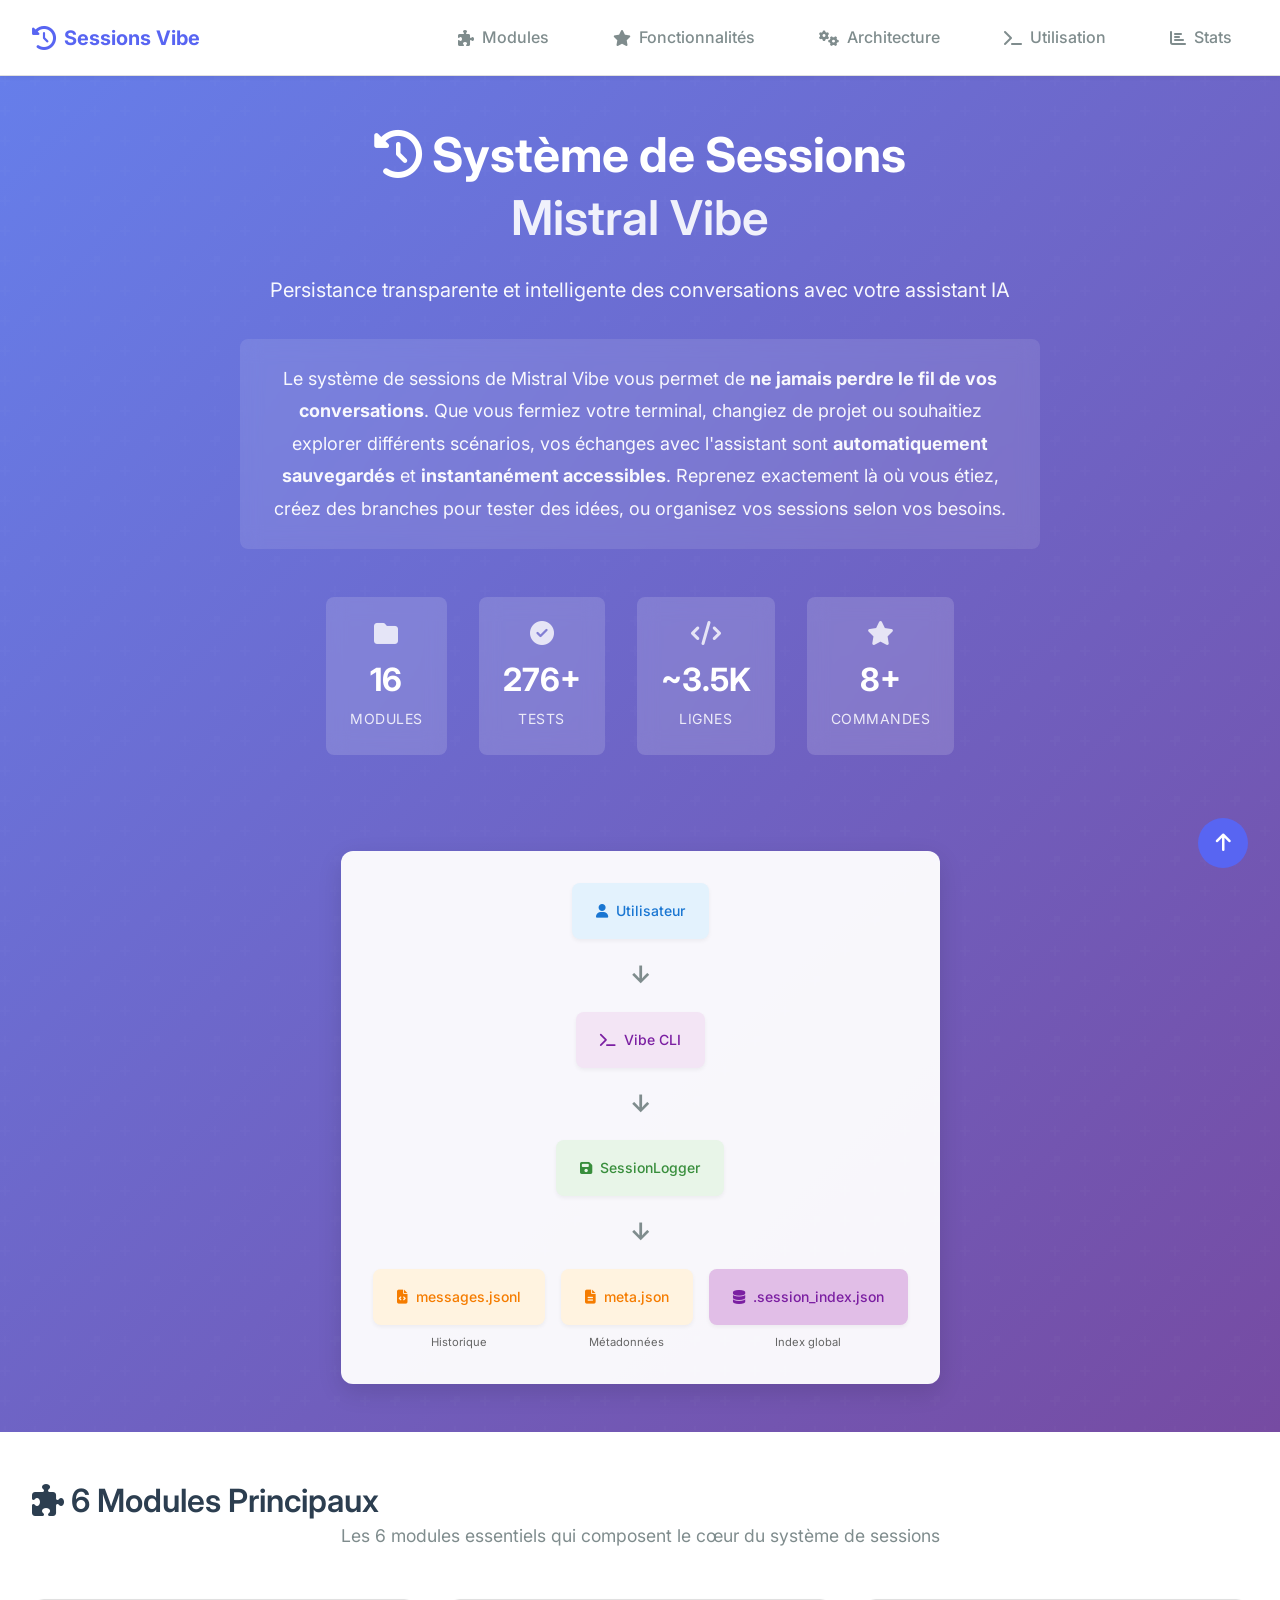
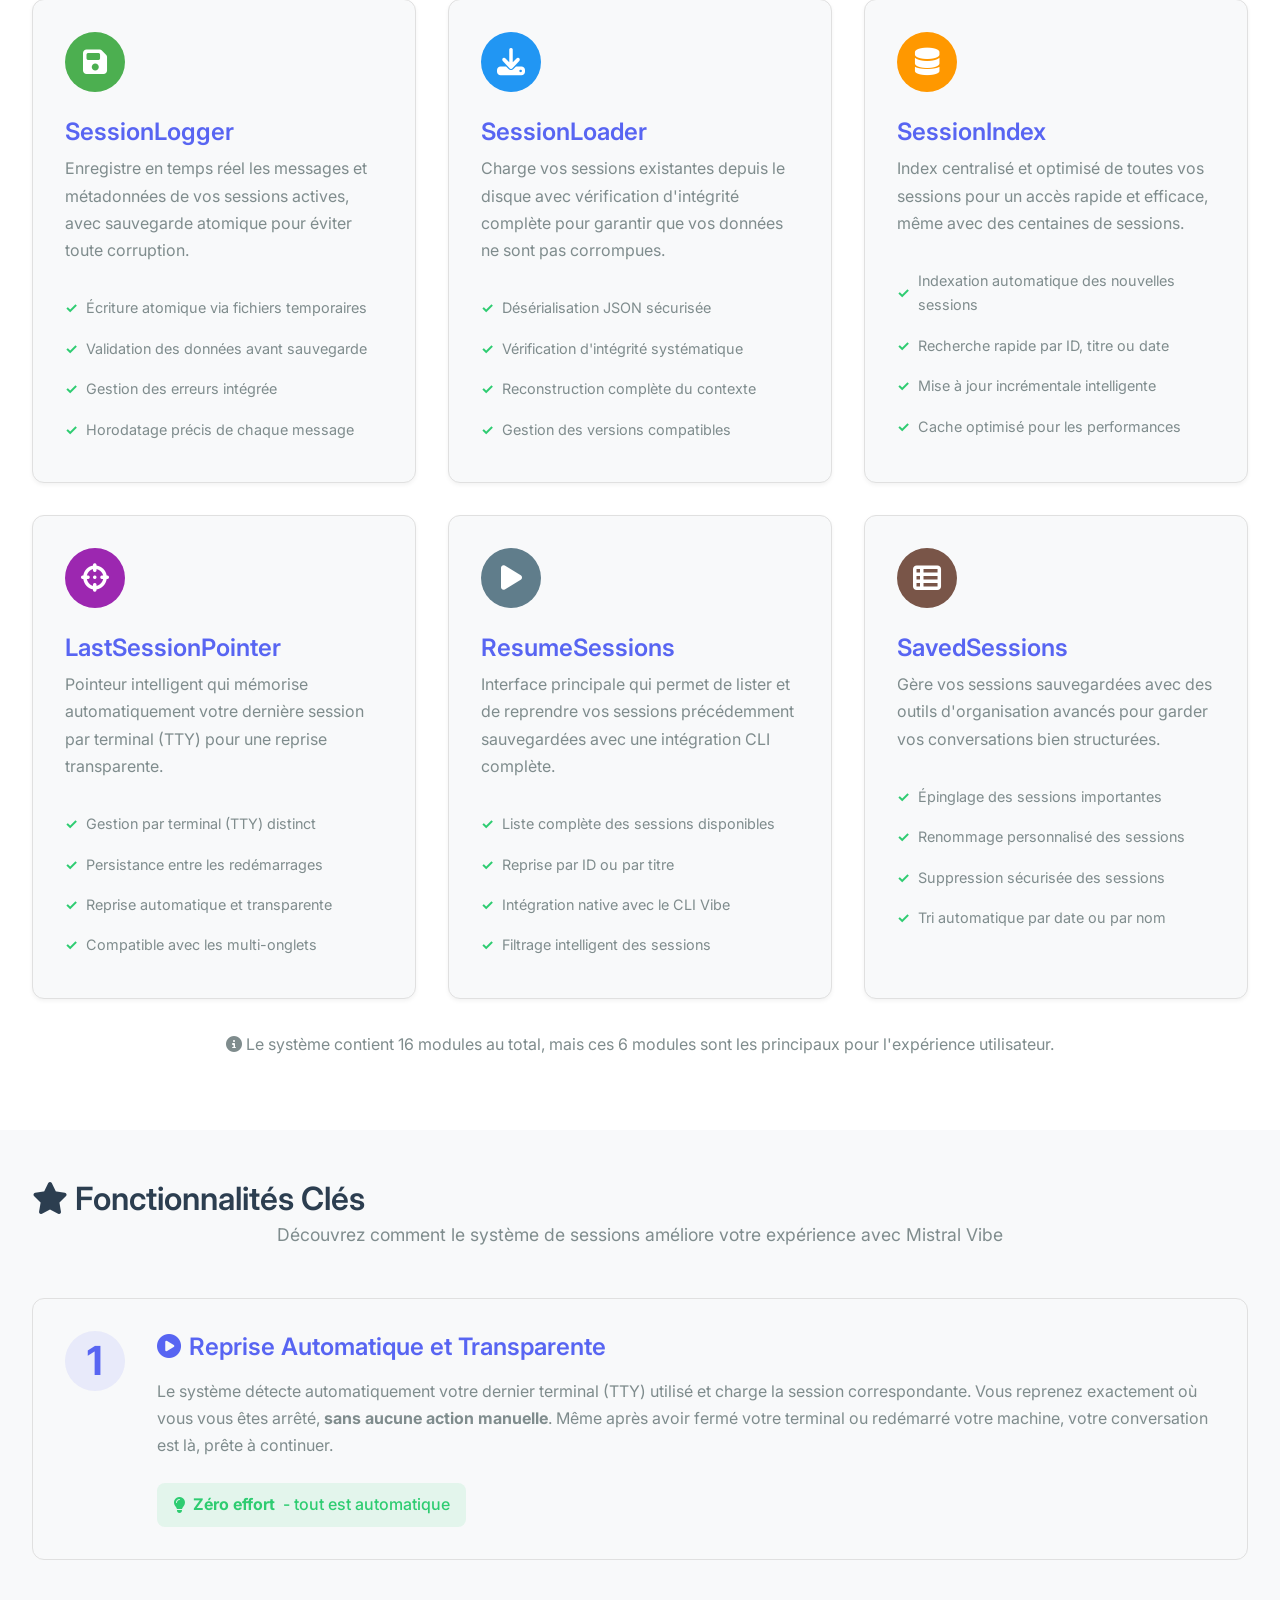
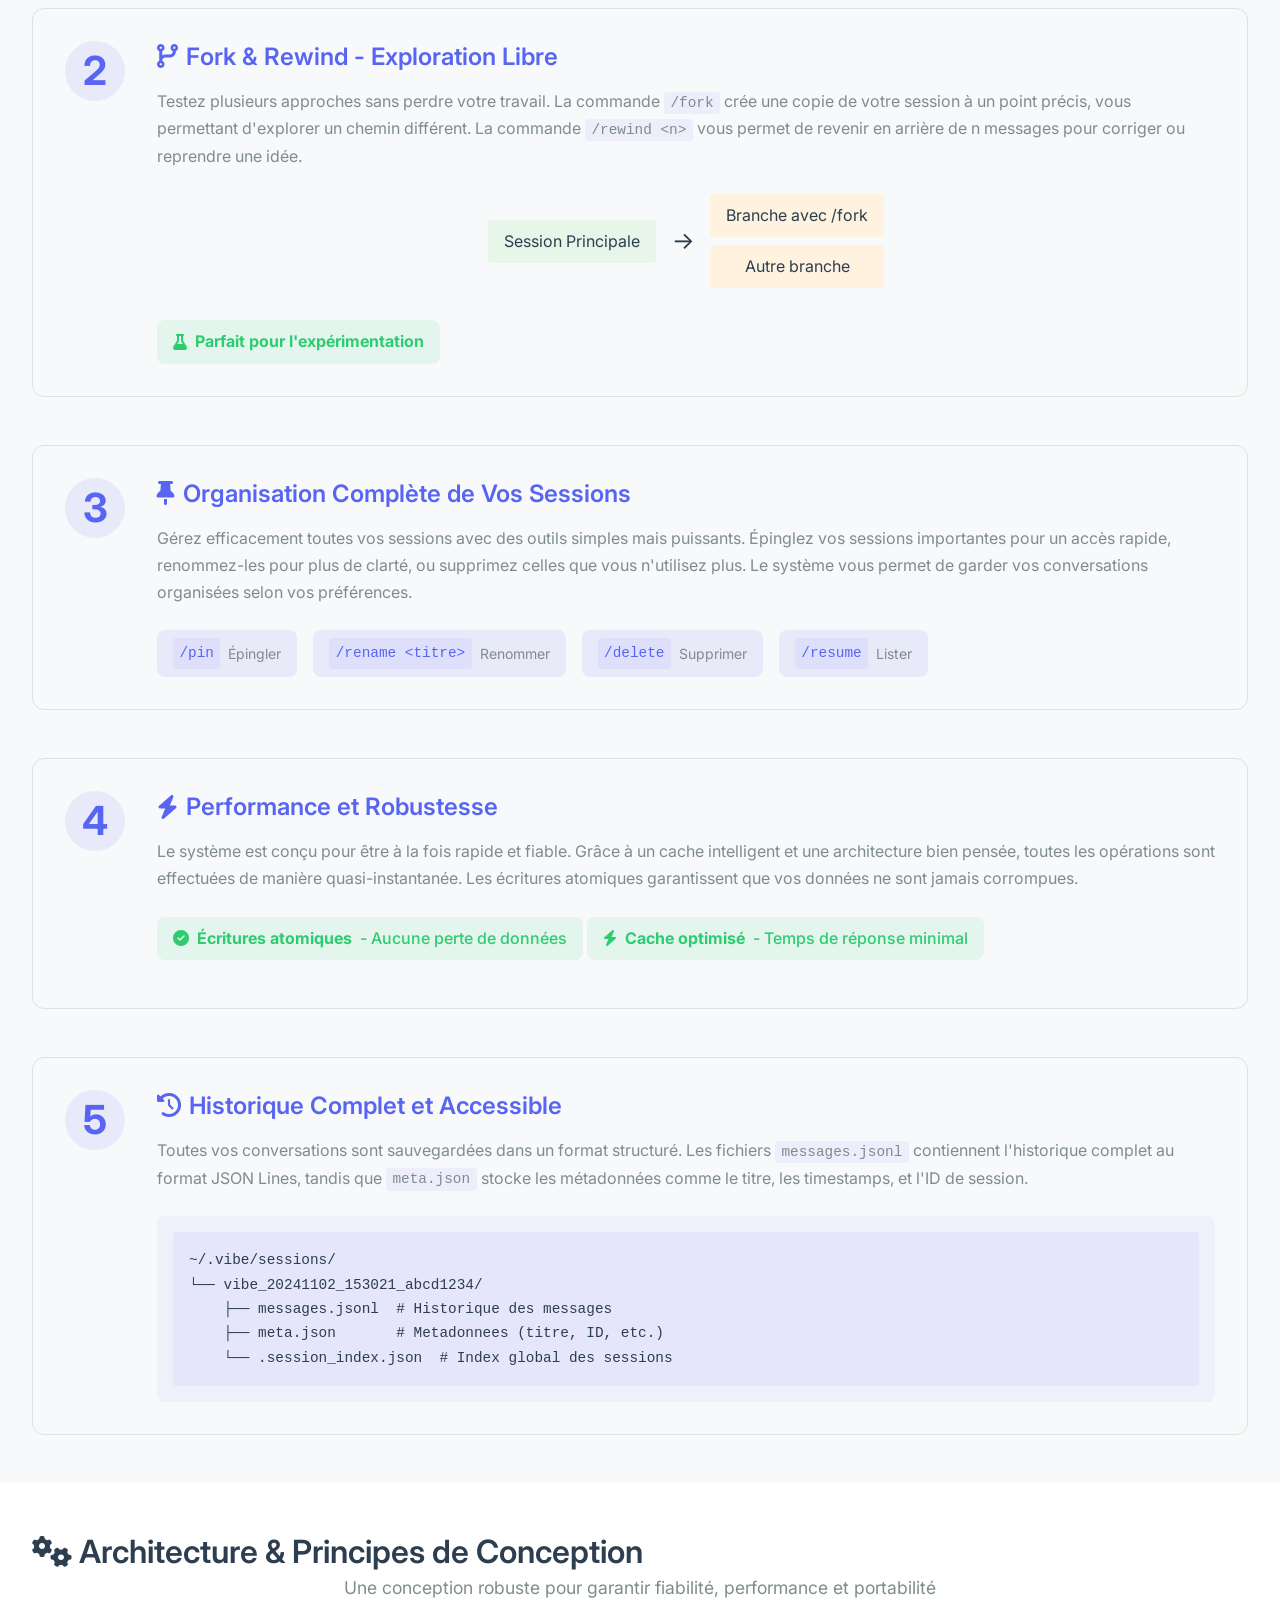
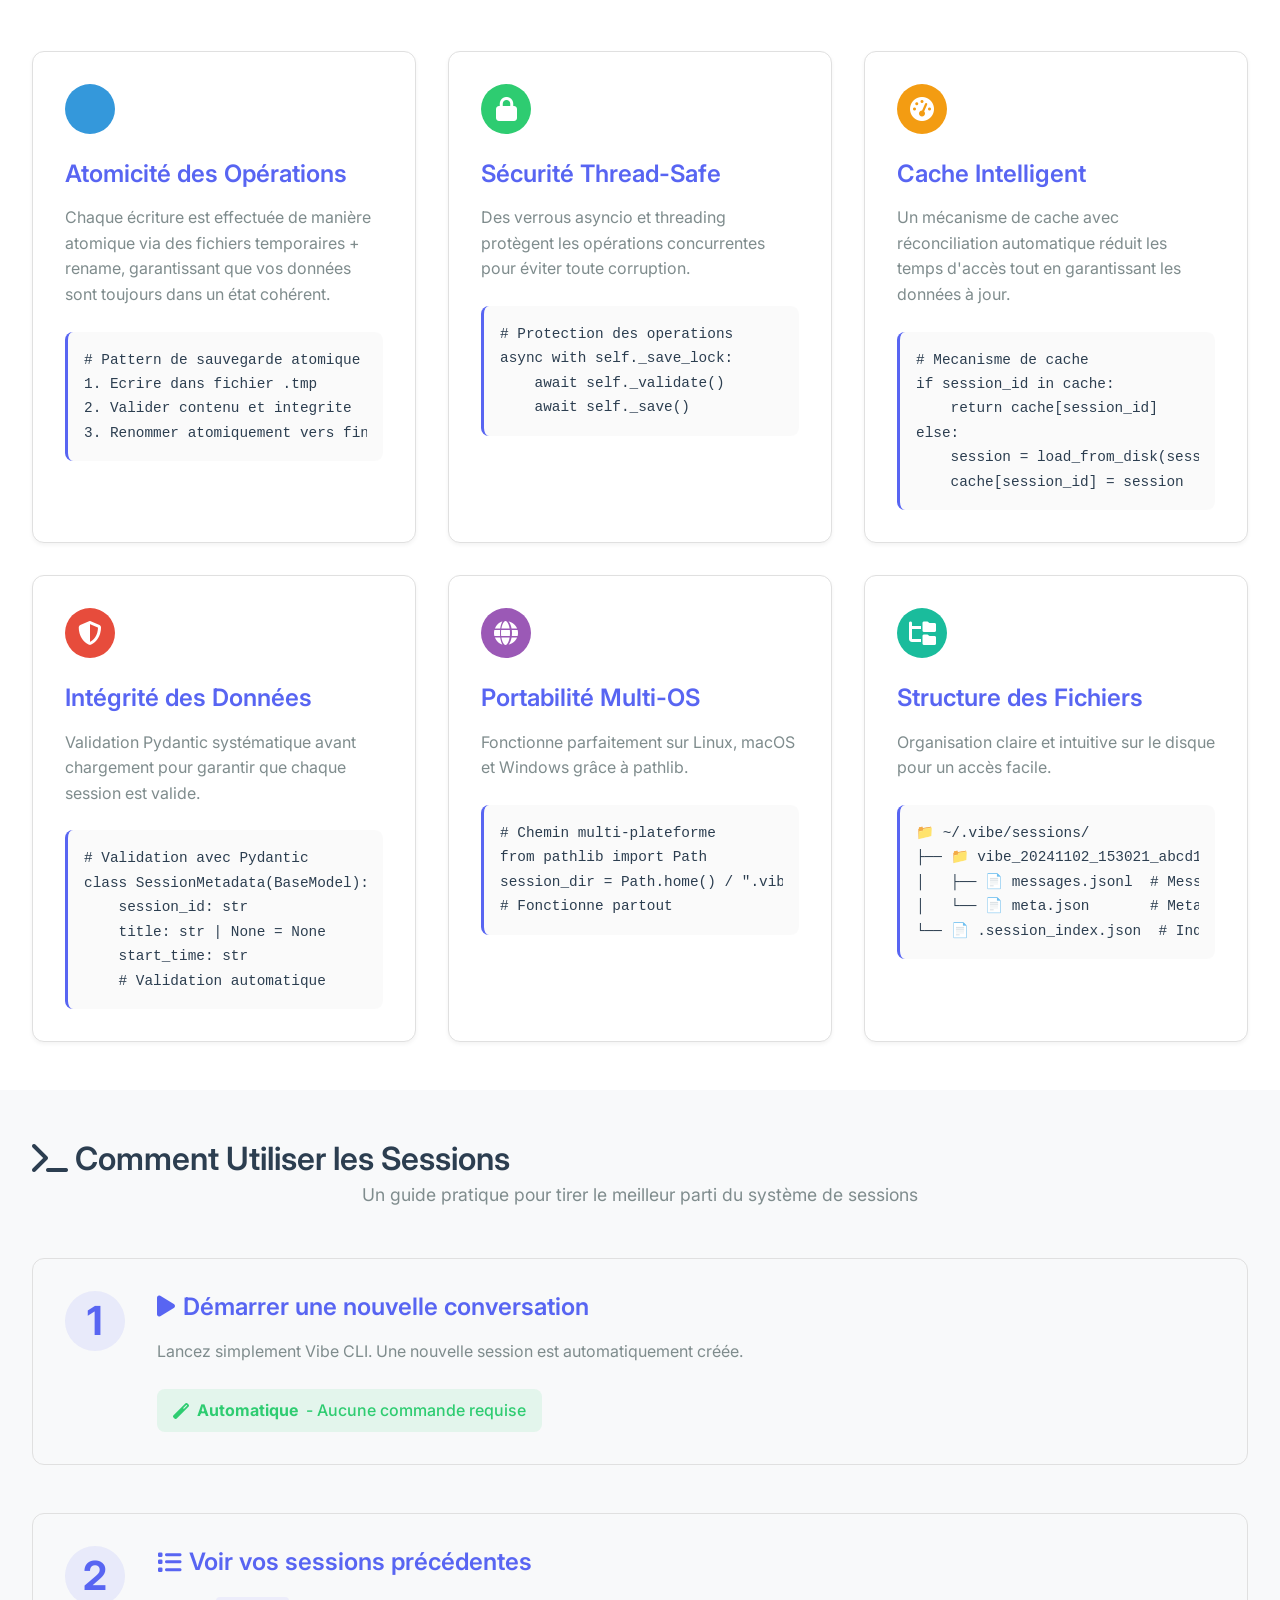
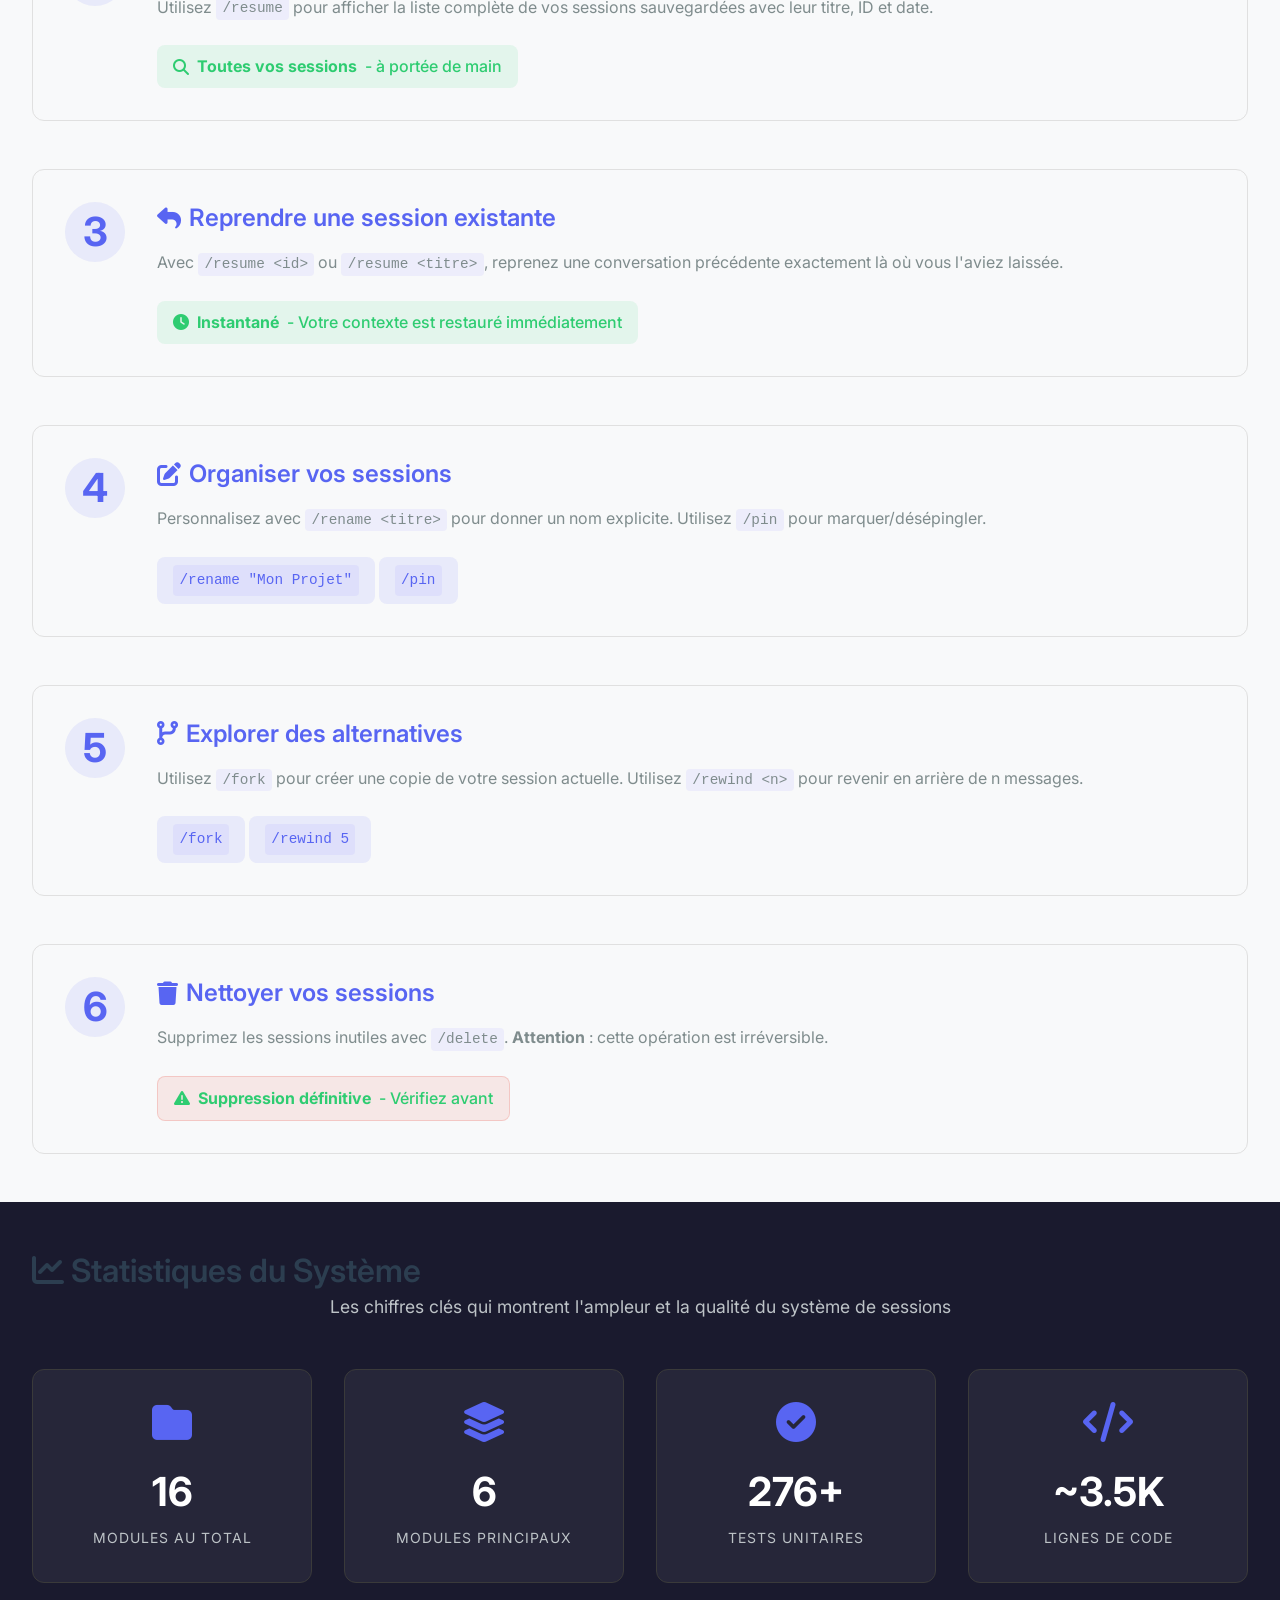
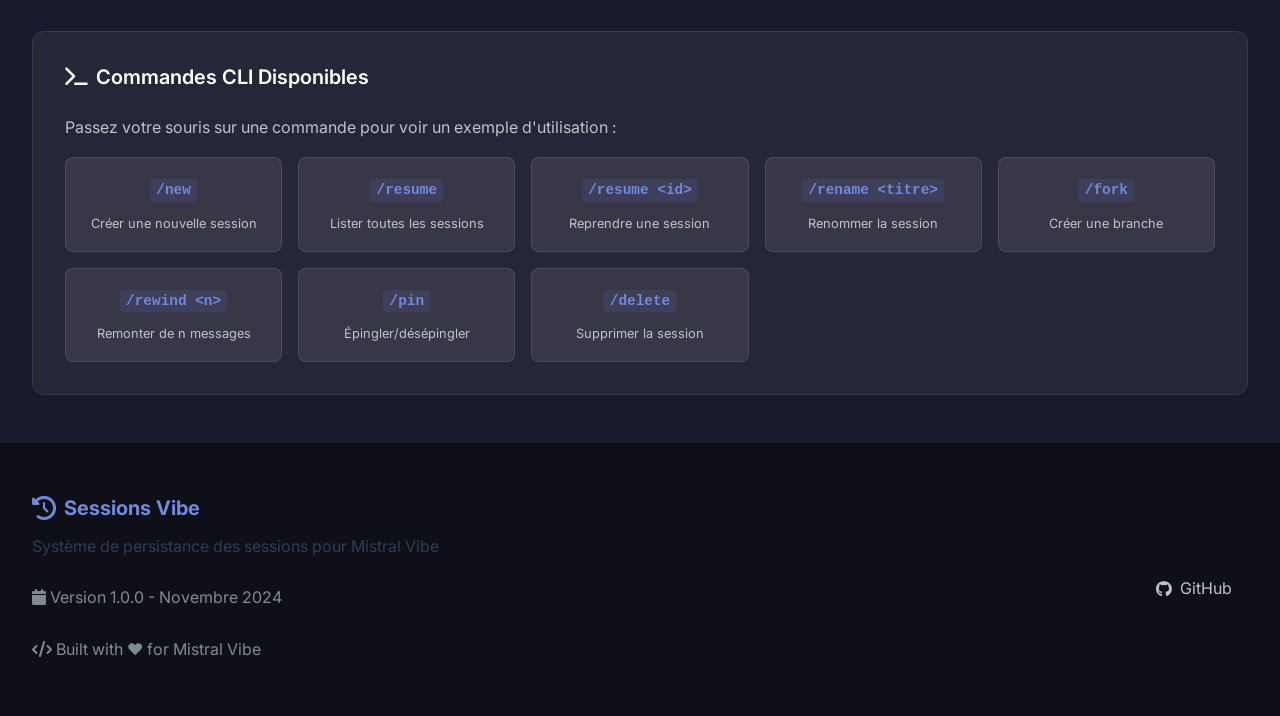
<file: docs/understanding_vibe/gestion_sessions/sessions/website/index.html>
<!DOCTYPE html>
<html lang="fr">
<head>
    <meta charset="UTF-8">
    <meta name="viewport" content="width=device-width, initial-scale=1.0">
    <title>Système de Sessions - Mistral Vibe</title>
    <link rel="stylesheet" href="styles.css">
    <link href="https://fonts.googleapis.com/css2?family=Inter:wght@300;400;500;600;700&display=swap" rel="stylesheet">
    <link rel="stylesheet" href="https://cdnjs.cloudflare.com/ajax/libs/font-awesome/6.4.0/css/all.min.css">
    <style>
        .command-card {
            cursor: pointer;
            transition: all 0.3s ease;
            position: relative;
        }
        
        .command-card:hover {
            transform: translateY(-4px);
            box-shadow: 0 6px 16px rgba(88, 101, 242, 0.2);
        }
        
        .command-tooltip {
            position: absolute;
            bottom: 100%;
            left: 50%;
            transform: translateX(-50%);
            background: rgba(0, 0, 0, 0.95);
            color: white;
            padding: 1rem;
            border-radius: 8px;
            box-shadow: 0 8px 24px rgba(0, 0, 0, 0.3);
            z-index: 1000;
            max-width: 400px;
            font-size: 0.9rem;
            line-height: 1.5;
            opacity: 0;
            visibility: hidden;
            transition: opacity 0.3s ease, visibility 0.3s ease;
            white-space: nowrap;
        }
        
        .command-card:hover .command-tooltip {
            opacity: 1;
            visibility: visible;
        }
        
        .tooltip-header {
            color: #5865F2;
            margin-bottom: 0.5rem;
            border-bottom: 1px solid rgba(88, 101, 242, 0.3);
            padding-bottom: 0.5rem;
            font-weight: 600;
        }
        
        .tooltip-example {
            background: rgba(88, 101, 242, 0.1);
            padding: 0.5rem;
            border-radius: 4px;
            margin-top: 0.5rem;
            font-family: 'Fira Code', monospace;
            font-size: 0.85rem;
            overflow-x: auto;
        }
        
        .diagram-box.index {
            background: #E1BEE7;
            color: #7B1FA2;
        }
        
        @media (max-width: 768px) {
            .command-tooltip {
                position: fixed;
                left: 50%;
                transform: translateX(-50%);
                max-width: 90%;
            }
        }
    </style>
</head>
<body>
    <!-- Navigation -->
    <nav class="navbar">
        <div class="nav-container">
            <div class="logo">
                <i class="fas fa-history"></i>
                <span>Sessions Vibe</span>
            </div>
            <ul class="nav-links">
                <li><a href="#modules" class="active"><i class="fas fa-puzzle-piece"></i> Modules</a></li>
                <li><a href="#fonctionnalites"><i class="fas fa-star"></i> Fonctionnalités</a></li>
                <li><a href="#architecture"><i class="fas fa-cogs"></i> Architecture</a></li>
                <li><a href="#utilisation"><i class="fas fa-terminal"></i> Utilisation</a></li>
                <li><a href="#stats"><i class="fas fa-chart-bar"></i> Stats</a></li>
            </ul>
        </div>
    </nav>

    <!-- Hero Section -->
    <section class="hero">
        <div class="hero-container">
            <div class="hero-text">
                <h1><i class="fas fa-history"></i> Système de Sessions<br><span>Mistral Vibe</span></h1>
                <p class="subtitle">Persistance transparente et intelligente des conversations avec votre assistant IA</p>
                
                <div class="hero-description">
                    <p>Le système de sessions de Mistral Vibe vous permet de <strong>ne jamais perdre le fil de vos conversations</strong>. Que vous fermiez votre terminal, changiez de projet ou souhaitiez explorer différents scénarios, vos échanges avec l'assistant sont <strong>automatiquement sauvegardés</strong> et <strong>instantanément accessibles</strong>. Reprenez exactement là où vous étiez, créez des branches pour tester des idées, ou organisez vos sessions selon vos besoins.</p>
                </div>
                
                <div class="hero-stats">
                    <div class="stat">
                        <i class="fas fa-folder"></i>
                        <span class="stat-number">16</span>
                        <span class="stat-label">Modules</span>
                    </div>
                    <div class="stat">
                        <i class="fas fa-check-circle"></i>
                        <span class="stat-number">276+</span>
                        <span class="stat-label">Tests</span>
                    </div>
                    <div class="stat">
                        <i class="fas fa-code"></i>
                        <span class="stat-number">~3.5K</span>
                        <span class="stat-label">Lignes</span>
                    </div>
                    <div class="stat">
                        <i class="fas fa-star"></i>
                        <span class="stat-number">8+</span>
                        <span class="stat-label">Commandes</span>
                    </div>
                </div>
            </div>
            
            <div class="hero-diagram">
                <div class="diagram-container">
                    <div class="diagram-row">
                        <div class="diagram-box user">
                            <i class="fas fa-user"></i>
                            <span>Utilisateur</span>
                        </div>
                    </div>
                    <div class="diagram-arrow">↓</div>
                    <div class="diagram-row">
                        <div class="diagram-box cli">
                            <i class="fas fa-terminal"></i>
                            <span>Vibe CLI</span>
                        </div>
                    </div>
                    <div class="diagram-arrow">↓</div>
                    <div class="diagram-row">
                        <div class="diagram-box logger">
                            <i class="fas fa-save"></i>
                            <span>SessionLogger</span>
                        </div>
                    </div>
                    <div class="diagram-arrow">↓</div>
                    <div class="diagram-row files">
                        <div style="display: flex; flex-direction: column; align-items: center; gap: 0.5rem;">
                            <div class="diagram-box file" style="min-width: 140px;">
                                <i class="fas fa-file-code"></i>
                                <span>messages.jsonl</span>
                            </div>
                            <small style="color: #666; font-size: 0.7rem;">Historique</small>
                        </div>
                        <div style="display: flex; flex-direction: column; align-items: center; gap: 0.5rem;">
                            <div class="diagram-box file" style="min-width: 120px;">
                                <i class="fas fa-file-alt"></i>
                                <span>meta.json</span>
                            </div>
                            <small style="color: #666; font-size: 0.7rem;">Métadonnées</small>
                        </div>
                        <div style="display: flex; flex-direction: column; align-items: center; gap: 0.5rem;">
                            <div class="diagram-box index" style="min-width: 150px;">
                                <i class="fas fa-database"></i>
                                <span>.session_index.json</span>
                            </div>
                            <small style="color: #666; font-size: 0.7rem;">Index global</small>
                        </div>
                    </div>
                </div>
            </div>
        </div>
    </section>

    <!-- Modules Section -->
    <section id="modules" class="section">
        <div class="container">
            <h2><i class="fas fa-puzzle-piece"></i> 6 Modules Principaux</h2>
            <p class="section-description">Les 6 modules essentiels qui composent le cœur du système de sessions</p>
            
            <div class="modules-grid">
                <div class="module-card">
                    <div class="module-icon" style="--icon-color: #4CAF50">
                        <i class="fas fa-save"></i>
                    </div>
                    <h3>SessionLogger</h3>
                    <p>Enregistre en temps réel les messages et métadonnées de vos sessions actives, avec sauvegarde atomique pour éviter toute corruption.</p>
                    <ul class="module-features">
                        <li>Écriture atomique via fichiers temporaires</li>
                        <li>Validation des données avant sauvegarde</li>
                        <li>Gestion des erreurs intégrée</li>
                        <li>Horodatage précis de chaque message</li>
                    </ul>
                </div>
                
                <div class="module-card">
                    <div class="module-icon" style="--icon-color: #2196F3">
                        <i class="fas fa-download"></i>
                    </div>
                    <h3>SessionLoader</h3>
                    <p>Charge vos sessions existantes depuis le disque avec vérification d'intégrité complète pour garantir que vos données ne sont pas corrompues.</p>
                    <ul class="module-features">
                        <li>Désérialisation JSON sécurisée</li>
                        <li>Vérification d'intégrité systématique</li>
                        <li>Reconstruction complète du contexte</li>
                        <li>Gestion des versions compatibles</li>
                    </ul>
                </div>
                
                <div class="module-card">
                    <div class="module-icon" style="--icon-color: #FF9800">
                        <i class="fas fa-database"></i>
                    </div>
                    <h3>SessionIndex</h3>
                    <p>Index centralisé et optimisé de toutes vos sessions pour un accès rapide et efficace, même avec des centaines de sessions.</p>
                    <ul class="module-features">
                        <li>Indexation automatique des nouvelles sessions</li>
                        <li>Recherche rapide par ID, titre ou date</li>
                        <li>Mise à jour incrémentale intelligente</li>
                        <li>Cache optimisé pour les performances</li>
                    </ul>
                </div>
                
                <div class="module-card">
                    <div class="module-icon" style="--icon-color: #9C27B0">
                        <i class="fas fa-crosshairs"></i>
                    </div>
                    <h3>LastSessionPointer</h3>
                    <p>Pointeur intelligent qui mémorise automatiquement votre dernière session par terminal (TTY) pour une reprise transparente.</p>
                    <ul class="module-features">
                        <li>Gestion par terminal (TTY) distinct</li>
                        <li>Persistance entre les redémarrages</li>
                        <li>Reprise automatique et transparente</li>
                        <li>Compatible avec les multi-onglets</li>
                    </ul>
                </div>
                
                <div class="module-card">
                    <div class="module-icon" style="--icon-color: #607D8B">
                        <i class="fas fa-play"></i>
                    </div>
                    <h3>ResumeSessions</h3>
                    <p>Interface principale qui permet de lister et de reprendre vos sessions précédemment sauvegardées avec une intégration CLI complète.</p>
                    <ul class="module-features">
                        <li>Liste complète des sessions disponibles</li>
                        <li>Reprise par ID ou par titre</li>
                        <li>Intégration native avec le CLI Vibe</li>
                        <li>Filtrage intelligent des sessions</li>
                    </ul>
                </div>
                
                <div class="module-card">
                    <div class="module-icon" style="--icon-color: #795548">
                        <i class="fas fa-th-list"></i>
                    </div>
                    <h3>SavedSessions</h3>
                    <p>Gère vos sessions sauvegardées avec des outils d'organisation avancés pour garder vos conversations bien structurées.</p>
                    <ul class="module-features">
                        <li>Épinglage des sessions importantes</li>
                        <li>Renommage personnalisé des sessions</li>
                        <li>Suppression sécurisée des sessions</li>
                        <li>Tri automatique par date ou par nom</li>
                    </ul>
                </div>
            </div>
            
            <p style="text-align: center; color: var(--text-muted); margin-top: 2rem;">
                <i class="fas fa-info-circle"></i> Le système contient 16 modules au total, mais ces 6 modules sont les principaux pour l'expérience utilisateur.
            </p>
        </div>
    </section>

    <!-- Fonctionnalités -->
    <section id="fonctionnalites" class="section light-bg">
        <div class="container">
            <h2><i class="fas fa-star"></i> Fonctionnalités Clés</h2>
            <p class="section-description">Découvrez comment le système de sessions améliore votre expérience avec Mistral Vibe</p>
            
            <div class="features-list">
                <div class="feature-item">
                    <div class="feature-number">1</div>
                    <div class="feature-content">
                        <h3><i class="fas fa-play-circle"></i> Reprise Automatique et Transparente</h3>
                        <p>Le système détecte automatiquement votre dernier terminal (TTY) utilisé et charge la session correspondante. Vous reprenez exactement où vous vous êtes arrêté, <strong>sans aucune action manuelle</strong>. Même après avoir fermé votre terminal ou redémarré votre machine, votre conversation est là, prête à continuer.</p>
                        <div class="feature-highlight">
                            <i class="fas fa-lightbulb"></i> <strong>Zéro effort</strong> - tout est automatique
                        </div>
                    </div>
                </div>
                
                <div class="feature-item">
                    <div class="feature-number">2</div>
                    <div class="feature-content">
                        <h3><i class="fas fa-code-branch"></i> Fork & Rewind - Exploration Libre</h3>
                        <p>Testez plusieurs approches sans perdre votre travail. La commande <code>/fork</code> crée une copie de votre session à un point précis, vous permettant d'explorer un chemin différent. La commande <code>/rewind &lt;n&gt;</code> vous permet de revenir en arrière de n messages pour corriger ou reprendre une idée.</p>
                        <div class="simple-diagram" style="margin: 1rem 0;">
                            <div style="display: flex; gap: 1rem; align-items: center; justify-content: center; flex-wrap: wrap;">
                                <div style="background: #e8f5e9; padding: 0.5rem 1rem; border-radius: 4px;">Session Principale</div>
                                <div style="font-size: 1.5rem;">→</div>
                                <div>
                                    <div style="background: #fff3e0; padding: 0.5rem 1rem; border-radius: 4px; margin-bottom: 0.5rem;">Branche avec /fork</div>
                                    <div style="background: #fff3e0; padding: 0.5rem 1rem; border-radius: 4px;">Autre branche</div>
                                </div>
                            </div>
                        </div>
                        <div class="feature-highlight" style="margin-top: 1rem;">
                            <i class="fas fa-flask"></i> <strong>Parfait pour l'expérimentation</strong>
                        </div>
                    </div>
                </div>
                
                <div class="feature-item">
                    <div class="feature-number">3</div>
                    <div class="feature-content">
                        <h3><i class="fas fa-thumbtack"></i> Organisation Complète de Vos Sessions</h3>
                        <p>Gérez efficacement toutes vos sessions avec des outils simples mais puissants. Épinglez vos sessions importantes pour un accès rapide, renommez-les pour plus de clarté, ou supprimez celles que vous n'utilisez plus. Le système vous permet de garder vos conversations organisées selon vos préférences.</p>
                        <div class="feature-commands">
                            <div class="command-badge"><code>/pin</code> <span>Épingler</span></div>
                            <div class="command-badge"><code>/rename &lt;titre&gt;</code> <span>Renommer</span></div>
                            <div class="command-badge"><code>/delete</code> <span>Supprimer</span></div>
                            <div class="command-badge"><code>/resume</code> <span>Lister</span></div>
                        </div>
                    </div>
                </div>
                
                <div class="feature-item">
                    <div class="feature-number">4</div>
                    <div class="feature-content">
                        <h3><i class="fas fa-zap"></i> Performance et Robustesse</h3>
                        <p>Le système est conçu pour être à la fois rapide et fiable. Grâce à un cache intelligent et une architecture bien pensée, toutes les opérations sont effectuées de manière quasi-instantanée. Les écritures atomiques garantissent que vos données ne sont jamais corrompues.</p>
                        
                        <div style="margin-top: 1rem;">
                            <div class="feature-highlight" style="margin-bottom: 1rem;">
                                <i class="fas fa-check-circle"></i> <strong>Écritures atomiques</strong> - Aucune perte de données
                            </div>
                            <div class="feature-highlight">
                                <i class="fas fa-bolt"></i> <strong>Cache optimisé</strong> - Temps de réponse minimal
                            </div>
                        </div>
                    </div>
                </div>
                
                <div class="feature-item">
                    <div class="feature-number">5</div>
                    <div class="feature-content">
                        <h3><i class="fas fa-history"></i> Historique Complet et Accessible</h3>
                        <p>Toutes vos conversations sont sauvegardées dans un format structuré. Les fichiers <code>messages.jsonl</code> contiennent l'historique complet au format JSON Lines, tandis que <code>meta.json</code> stocke les métadonnées comme le titre, les timestamps, et l'ID de session.</p>
                        <div style="background: rgba(88, 101, 242, 0.05); padding: 1rem; border-radius: 8px; margin-top: 1rem;">
                            <pre style="margin: 0; overflow-x: auto;"><code style="background: transparent; padding: 0;">~/.vibe/sessions/
└── vibe_20241102_153021_abcd1234/
    ├── messages.jsonl  # Historique des messages
    ├── meta.json       # Metadonnees (titre, ID, etc.)
    └── .session_index.json  # Index global des sessions</code></pre>
                        </div>
                    </div>
                </div>
            </div>
        </div>
    </section>

    <!-- Architecture -->
    <section id="architecture" class="section">
        <div class="container">
            <h2><i class="fas fa-cogs"></i> Architecture & Principes de Conception</h2>
            <p class="section-description">Une conception robuste pour garantir fiabilité, performance et portabilité</p>
            
            <div class="principles-grid">
                <div class="principle-card">
                    <div class="principle-icon blue">
                        <i class="fas fa-atomic"></i>
                    </div>
                    <h3>Atomicité des Opérations</h3>
                    <p>Chaque écriture est effectuée de manière atomique via des fichiers temporaires + rename, garantissant que vos données sont toujours dans un état cohérent.</p>
                    <div class="code-example">
                        <pre><code># Pattern de sauvegarde atomique
1. Ecrire dans fichier .tmp
2. Valider contenu et integrite
3. Renommer atomiquement vers final</code></pre>
                    </div>
                </div>
                
                <div class="principle-card">
                    <div class="principle-icon green">
                        <i class="fas fa-lock"></i>
                    </div>
                    <h3>Sécurité Thread-Safe</h3>
                    <p>Des verrous asyncio et threading protègent les opérations concurrentes pour éviter toute corruption.</p>
                    <div class="code-example">
                        <pre><code># Protection des operations
async with self._save_lock:
    await self._validate()
    await self._save()</code></pre>
                    </div>
                </div>
                
                <div class="principle-card">
                    <div class="principle-icon orange">
                        <i class="fas fa-tachometer-alt"></i>
                    </div>
                    <h3>Cache Intelligent</h3>
                    <p>Un mécanisme de cache avec réconciliation automatique réduit les temps d'accès tout en garantissant les données à jour.</p>
                    <div class="code-example">
                        <pre><code># Mecanisme de cache
if session_id in cache:
    return cache[session_id]
else:
    session = load_from_disk(session_id)
    cache[session_id] = session</code></pre>
                    </div>
                </div>
                
                <div class="principle-card">
                    <div class="principle-icon red">
                        <i class="fas fa-shield-alt"></i>
                    </div>
                    <h3>Intégrité des Données</h3>
                    <p>Validation Pydantic systématique avant chargement pour garantir que chaque session est valide.</p>
                    <div class="code-example">
                        <pre><code># Validation avec Pydantic
class SessionMetadata(BaseModel):
    session_id: str
    title: str | None = None
    start_time: str
    # Validation automatique</code></pre>
                    </div>
                </div>
                
                <div class="principle-card">
                    <div class="principle-icon purple">
                        <i class="fas fa-globe"></i>
                    </div>
                    <h3>Portabilité Multi-OS</h3>
                    <p>Fonctionne parfaitement sur Linux, macOS et Windows grâce à pathlib.</p>
                    <div class="code-example">
                        <pre><code># Chemin multi-plateforme
from pathlib import Path
session_dir = Path.home() / ".vibe/sessions"
# Fonctionne partout</code></pre>
                    </div>
                </div>
                
                <div class="principle-card">
                    <div class="principle-icon teal">
                        <i class="fas fa-folder-tree"></i>
                    </div>
                    <h3>Structure des Fichiers</h3>
                    <p>Organisation claire et intuitive sur le disque pour un accès facile.</p>
                    <div class="code-example">
                        <pre>📁 ~/.vibe/sessions/
├── 📁 vibe_20241102_153021_abcd1234/
│   ├── 📄 messages.jsonl  # Messages
│   └── 📄 meta.json       # Metadonnees
└── 📄 .session_index.json  # Index global</pre>
                    </div>
                </div>
            </div>
        </div>
    </section>

    <!-- Utilisation -->
    <section id="utilisation" class="section light-bg">
        <div class="container">
            <h2><i class="fas fa-terminal"></i> Comment Utiliser les Sessions</h2>
            <p class="section-description">Un guide pratique pour tirer le meilleur parti du système de sessions</p>
            
            <div class="features-list">
                <div class="feature-item">
                    <div class="feature-number">1</div>
                    <div class="feature-content">
                        <h3><i class="fas fa-play"></i> Démarrer une nouvelle conversation</h3>
                        <p>Lancez simplement Vibe CLI. Une nouvelle session est automatiquement créée.</p>
                        <div class="feature-highlight">
                            <i class="fas fa-magic"></i> <strong>Automatique</strong> - Aucune commande requise
                        </div>
                    </div>
                </div>
                
                <div class="feature-item">
                    <div class="feature-number">2</div>
                    <div class="feature-content">
                        <h3><i class="fas fa-list"></i> Voir vos sessions précédentes</h3>
                        <p>Utilisez <code>/resume</code> pour afficher la liste complète de vos sessions sauvegardées avec leur titre, ID et date.</p>
                        <div class="feature-highlight">
                            <i class="fas fa-search"></i> <strong>Toutes vos sessions</strong> - à portée de main
                        </div>
                    </div>
                </div>
                
                <div class="feature-item">
                    <div class="feature-number">3</div>
                    <div class="feature-content">
                        <h3><i class="fas fa-reply"></i> Reprendre une session existante</h3>
                        <p>Avec <code>/resume &lt;id&gt;</code> ou <code>/resume &lt;titre&gt;</code>, reprenez une conversation précédente exactement là où vous l'aviez laissée.</p>
                        <div class="feature-highlight">
                            <i class="fas fa-clock"></i> <strong>Instantané</strong> - Votre contexte est restauré immédiatement
                        </div>
                    </div>
                </div>
                
                <div class="feature-item">
                    <div class="feature-number">4</div>
                    <div class="feature-content">
                        <h3><i class="fas fa-edit"></i> Organiser vos sessions</h3>
                        <p>Personnalisez avec <code>/rename &lt;titre&gt;</code> pour donner un nom explicite. Utilisez <code>/pin</code> pour marquer/désépingler.</p>
                        <div style="margin-top: 1rem;">
                            <div class="command-badge"><code>/rename "Mon Projet"</code></div>
                            <div class="command-badge"><code>/pin</code></div>
                        </div>
                    </div>
                </div>
                
                <div class="feature-item">
                    <div class="feature-number">5</div>
                    <div class="feature-content">
                        <h3><i class="fas fa-code-branch"></i> Explorer des alternatives</h3>
                        <p>Utilisez <code>/fork</code> pour créer une copie de votre session actuelle. Utilisez <code>/rewind &lt;n&gt;</code> pour revenir en arrière de n messages.</p>
                        <div style="margin-top: 1rem;">
                            <div class="command-badge"><code>/fork</code></div>
                            <div class="command-badge"><code>/rewind 5</code></div>
                        </div>
                    </div>
                </div>
                
                <div class="feature-item">
                    <div class="feature-number">6</div>
                    <div class="feature-content">
                        <h3><i class="fas fa-trash"></i> Nettoyer vos sessions</h3>
                        <p>Supprimez les sessions inutiles avec <code>/delete</code>. <strong>Attention</strong> : cette opération est irréversible.</p>
                        <div class="feature-highlight" style="background: rgba(231, 76, 60, 0.1); border: 1px solid rgba(231, 76, 60, 0.2);">
                            <i class="fas fa-exclamation-triangle"></i> <strong>Suppression définitive</strong> - Vérifiez avant
                        </div>
                    </div>
                </div>
            </div>
        </div>
    </section>

    <!-- Statistiques -->
    <section id="stats" class="section dark">
        <div class="container">
            <h2><i class="fas fa-chart-line"></i> Statistiques du Système</h2>
            <p class="section-description">Les chiffres clés qui montrent l'ampleur et la qualité du système de sessions</p>
            
            <div class="stats-overview">
                <div class="stat-big">
                    <i class="fas fa-folder"></i>
                    <span class="value">16</span>
                    <span class="label">Modules au total</span>
                </div>
                <div class="stat-big">
                    <i class="fas fa-layer-group"></i>
                    <span class="value">6</span>
                    <span class="label">Modules principaux</span>
                </div>
                <div class="stat-big">
                    <i class="fas fa-check-circle"></i>
                    <span class="value">276+</span>
                    <span class="label">Tests unitaires</span>
                </div>
                <div class="stat-big">
                    <i class="fas fa-code"></i>
                    <span class="value">~3.5K</span>
                    <span class="label">Lignes de code</span>
                </div>
            </div>
            
            <div class="commands-section">
                <h4><i class="fas fa-terminal"></i> Commandes CLI Disponibles</h4>
                <p style="color: var(--text-muted-light); margin-bottom: 1rem;">
                    Passez votre souris sur une commande pour voir un exemple d'utilisation :
                </p>
                <div class="commands-grid">
                    <div class="command-card">
                        <div class="command-code"><code>/new</code></div>
                        <div class="command-desc">Créer une nouvelle session</div>
                        <div class="command-tooltip">
                            <div class="tooltip-header"><i class="fas fa-plus"></i> /new</div>
                            <p>Crée une nouvelle session vierge.</p>
                            <div class="tooltip-example">Utilisateur: /new<br>Vibe: [Nouvelle session créée - ID: abcd1234]</div>
                        </div>
                    </div>
                    
                    <div class="command-card">
                        <div class="command-code"><code>/resume</code></div>
                        <div class="command-desc">Lister toutes les sessions</div>
                        <div class="command-tooltip">
                            <div class="tooltip-header"><i class="fas fa-list"></i> /resume</div>
                            <p>Affiche la liste complète de vos sessions.</p>
                            <div class="tooltip-example">1. "Mon Projet" (ID: abcd1234)<br>   - 2024-11-02 15:30 ✓ Épinglée<br><br>2. Sans titre (ID: wxyz6789)<br>   - 2024-11-01 10:20</div>
                        </div>
                    </div>
                    
                    <div class="command-card">
                        <div class="command-code"><code>/resume &lt;id&gt;</code></div>
                        <div class="command-desc">Reprendre une session</div>
                        <div class="command-tooltip">
                            <div class="tooltip-header"><i class="fas fa-reply"></i> /resume abcd1234</div>
                            <p>Reprends la session avec l'ID spécifié.</p>
                            <div class="tooltip-example">Utilisateur: /resume abcd1234<br>Vibe: [Session "Mon Projet" chargée]<br>         15 messages précédents restaurés</div>
                        </div>
                    </div>
                    
                    <div class="command-card">
                        <div class="command-code"><code>/rename &lt;titre&gt;</code></div>
                        <div class="command-desc">Renommer la session</div>
                        <div class="command-tooltip">
                            <div class="tooltip-header"><i class="fas fa-edit"></i> /rename "Analyse Projet"</div>
                            <p>Renomme la session actuelle.</p>
                            <div class="tooltip-example">Utilisateur: /rename "Analyse Projet"<br>Vibe: Session renommée en "Analyse Projet"</div>
                        </div>
                    </div>
                    
                    <div class="command-card">
                        <div class="command-code"><code>/fork</code></div>
                        <div class="command-desc">Créer une branche</div>
                        <div class="command-tooltip">
                            <div class="tooltip-header"><i class="fas fa-code-branch"></i> /fork</div>
                            <p>Crée une copie pour tester une autre approche.</p>
                            <div class="tooltip-example">Utilisateur: /fork<br>Vibe: [Session forkée]<br>      Nouvelle ID: efgh5678<br>      (Basée sur: abcd1234)</div>
                        </div>
                    </div>
                    
                    <div class="command-card">
                        <div class="command-code"><code>/rewind &lt;n&gt;</code></div>
                        <div class="command-desc">Remonter de n messages</div>
                        <div class="command-tooltip">
                            <div class="tooltip-header"><i class="fas fa-backward"></i> /rewind 5</div>
                            <p>Remonte de 5 messages dans l'historique.</p>
                            <div class="tooltip-example">Utilisateur: /rewind 5<br>Vibe: Remonté de 5 messages<br>      (12 messages avant cette position)</div>
                        </div>
                    </div>
                    
                    <div class="command-card">
                        <div class="command-code"><code>/pin</code></div>
                        <div class="command-desc">Épingler/désépingler</div>
                        <div class="command-tooltip">
                            <div class="tooltip-header"><i class="fas fa-thumbtack"></i> /pin</div>
                            <p>Épingle ou désépingle la session actuelle.</p>
                            <div class="tooltip-example">1ère utilisation:<br>Vibe: Session épinglée ✓<br><br>2ème utilisation:<br>Vibe: Session désépinglée</div>
                        </div>
                    </div>
                    
                    <div class="command-card">
                        <div class="command-code"><code>/delete</code></div>
                        <div class="command-desc">Supprimer la session</div>
                        <div class="command-tooltip">
                            <div class="tooltip-header"><i class="fas fa-trash"></i> /delete</div>
                            <p>⚠️ Supprime définitivement la session actuelle.</p>
                            <div class="tooltip-example">Utilisateur: /delete<br>Vibe: Êtes-vous sûr ? (o/n)<br>Utilisateur: o<br>Vibe: [Session supprimée: abcd1234]</div>
                        </div>
                    </div>
                </div>
            </div>
        </div>
    </section>

    <!-- Footer -->
    <footer class="footer">
        <div class="container">
            <div class="footer-content">
                <div class="footer-logo">
                    <i class="fas fa-history"></i>
                    <span>Sessions Vibe</span>
                </div>
                <p>Système de persistance des sessions pour Mistral Vibe</p>
                <p style="margin-top: 1rem; color: var(--text-muted);">
                    <i class="fas fa-calendar"></i> Version 1.0.0 - Novembre 2024
                </p>
                <p style="color: var(--text-muted); margin-top: 0.5rem;">
                    <i class="fas fa-code"></i> Built with ❤️ for Mistral Vibe
                </p>
            </div>
            <div class="footer-links">
                <a href="https://github.com/rrobbes/mistral-vibe" target="_blank" class="footer-link">
                    <i class="fab fa-github"></i> GitHub
                </a>
            </div>
        </div>
    </footer>

    <button class="back-to-top" onclick="window.scrollTo({top: 0, behavior: 'smooth'})" title="Retour en haut">
        <i class="fas fa-arrow-up"></i>
    </button>

    <script src="script.js"></script>
</body>
</html>
</file>
<file: docs/understanding_vibe/gestion_sessions/sessions/website/styles.css>
/* ==========================================
   Vibe Session System - Simplified & Clear Styles
   ========================================== */

/* --- CSS Variables --- */
:root {
    /* Primary Colors */
    --primary: #5865F2;
    --primary-light: #7289DA;
    --primary-dark: #3A47C4;
    
    /* Semantic Colors */
    --success: #2ECC71;
    --warning: #F39C12;
    --error: #E74C3C;
    --info: #3498DB;
    
    /* Backgrounds */
    --bg-light: #FFFFFF;
    --bg-dark: #1A1A2E;
    --bg-darker: #0F0F1A;
    --bg-card: #F8F9FA;
    
    /* Text */
    --text-dark: #2C3E50;
    --text-light: #FFFFFF;
    --text-muted: #7F8C8D;
    --text-muted-light: #BDC3C7;
    
    /* Borders */
    --border: #E0E0E0;
    --border-dark: #3A3A3A;
    
    /* Shadows */
    --shadow-sm: 0 2px 4px rgba(0,0,0,0.05);
    --shadow: 0 4px 12px rgba(0,0,0,0.1);
    --shadow-lg: 0 8px 24px rgba(0,0,0,0.12);
    
    /* Spacing */
    --spacing-xs: 0.5rem;
    --spacing-sm: 1rem;
    --spacing-md: 1.5rem;
    --spacing-lg: 2rem;
    --spacing-xl: 3rem;
    
    /* Border Radius */
    --radius-sm: 4px;
    --radius: 8px;
    --radius-lg: 12px;
    --radius-circle: 50%;
    
    /* Transitions */
    --transition: all 0.3s ease;
    --transition-fast: all 0.15s ease;
}

/* --- Reset & Base --- */
*, *::before, *::after {
    box-sizing: border-box;
    margin: 0;
    padding: 0;
}

html {
    scroll-behavior: smooth;
    font-size: 16px;
}

body {
    font-family: 'Inter', -apple-system, BlinkMacSystemFont, 'Segoe UI', Roboto, sans-serif;
    line-height: 1.7;
    color: var(--text-dark);
    background: var(--bg-light);
    -webkit-font-smoothing: antialiased;
    -moz-osx-font-smoothing: grayscale;
}

/* --- Typography --- */
h1, h2, h3, h4, h5, h6 {
    font-weight: 600;
    line-height: 1.3;
    color: var(--text-dark);
}

h1 { font-size: 2.5rem; }
h2 { font-size: 2rem; }
h3 { font-size: 1.5rem; }
h4 { font-size: 1.25rem; }

p {
    margin-bottom: var(--spacing-md);
    color: var(--text-dark);
}

a {
    color: var(--primary);
    text-decoration: none;
    transition: var(--transition);
}

a:hover {
    color: var(--primary-dark);
}

code, pre {
    font-family: 'Fira Code', 'Consolas', 'Monaco', monospace;
    font-size: 0.9rem;
    background: rgba(135, 131, 255, 0.1);
    border-radius: var(--radius-sm);
    padding: 0.2rem 0.4rem;
}

pre {
    padding: var(--spacing-sm);
    overflow-x: auto;
    white-space: pre-wrap;
    word-break: break-word;
}

/* --- Layout --- */
.container {
    max-width: 1400px;
    margin: 0 auto;
    padding: 0 var(--spacing-lg);
}

.section {
    padding: var(--spacing-xl) 0;
}

.section-description {
    color: var(--text-muted);
    font-size: 1.1rem;
    max-width: 800px;
    margin: 0 auto var(--spacing-xl);
    text-align: center;
}

/* --- Navigation --- */
.navbar {
    background: var(--bg-light);
    border-bottom: 1px solid var(--border);
    position: sticky;
    top: 0;
    z-index: 1000;
    box-shadow: var(--shadow-sm);
}

.nav-container {
    max-width: 1400px;
    margin: 0 auto;
    padding: var(--spacing-sm) var(--spacing-lg);
    display: flex;
    justify-content: space-between;
    align-items: center;
}

.logo {
    display: flex;
    align-items: center;
    gap: var(--spacing-xs);
    font-size: 1.25rem;
    font-weight: 700;
    color: var(--primary);
}

.logo i {
    font-size: 1.5rem;
}

.nav-links {
    display: flex;
    list-style: none;
    gap: var(--spacing-lg);
}

.nav-links a {
    display: flex;
    align-items: center;
    gap: var(--spacing-xs);
    padding: var(--spacing-xs) var(--spacing-sm);
    border-radius: var(--radius);
    color: var(--text-muted);
    font-weight: 500;
    transition: var(--transition);
}

.nav-links a:hover, .nav-links a.active {
    color: var(--primary);
    background: rgba(88, 101, 242, 0.1);
}

.nav-links a.active {
    color: var(--primary);
}

/* --- Hero Section --- */
.hero {
    background: linear-gradient(135deg, #667eea 0%, #764ba2 100%);
    color: var(--text-light);
    padding: var(--spacing-xl) 0;
    position: relative;
    overflow: hidden;
}

.hero::before {
    content: '';
    position: absolute;
    top: 0;
    left: 0;
    right: 0;
    bottom: 0;
    background: url("data:image/svg+xml,%3Csvg width='60' height='60' viewBox='0 0 60 60' xmlns='http://www.w3.org/2000/svg'%3E%3Cg fill='none' fill-rule='evenodd'%3E%3Cg fill='%23ffffff' fill-opacity='0.03'%3E%3Cpath d='M36 34v-4h-2v4h-4v2h4v4h2v-4h4v-2h-4zm0-30V0h-2v4h-4v2h4v4h2V6h4V0h-4zM6 34v-4H4v4H0v2h4v4h2v-4h4v-2H6zM6 4V0H4v4H0v2h4v4h2V6h4V4H6z'/%3E%3C/g%3E%3C/g%3E%3C/svg%3E");
    opacity: 0.5;
}

.hero-container {
    display: grid;
    grid-template-columns: 1fr;
    gap: var(--spacing-xl);
    max-width: 1400px;
    margin: 0 auto;
    padding: 0 var(--spacing-lg);
    position: relative;
    z-index: 1;
}

.hero-text {
    text-align: center;
}

.hero-text h1 {
    font-size: 3rem;
    font-weight: 700;
    color: var(--text-light);
    margin-bottom: var(--spacing-md);
}

.hero-text h1 span {
    color: rgba(255, 255, 255, 0.9);
    font-weight: 600;
}

.hero-text .subtitle {
    font-size: 1.25rem;
    color: rgba(255, 255, 255, 0.95);
    margin-bottom: var(--spacing-lg);
}

.hero-description {
    max-width: 800px;
    margin: 0 auto var(--spacing-xl);
}

.hero-description p {
    font-size: 1.125rem;
    line-height: 1.8;
    color: rgba(255, 255, 255, 0.95);
    background: rgba(255, 255, 255, 0.1);
    padding: var(--spacing-md);
    border-radius: var(--radius);
    backdrop-filter: blur(10px);
}

.hero-stats {
    display: flex;
    gap: var(--spacing-lg);
    flex-wrap: wrap;
    justify-content: center;
    margin-bottom: var(--spacing-xl);
}

.stat {
    display: flex;
    flex-direction: column;
    align-items: center;
    background: rgba(255, 255, 255, 0.15);
    padding: var(--spacing-md);
    border-radius: var(--radius);
    min-width: 120px;
    text-align: center;
    backdrop-filter: blur(10px);
}

.stat i {
    font-size: 1.5rem;
    color: rgba(255, 255, 255, 0.8);
    margin-bottom: var(--spacing-xs);
}

.stat-number {
    font-size: 2rem;
    font-weight: 700;
    color: var(--text-light);
}

.stat-label {
    color: rgba(255, 255, 255, 0.85);
    font-size: 0.875rem;
    text-transform: uppercase;
    letter-spacing: 0.5px;
}

.hero-diagram {
    max-width: 600px;
    margin: 0 auto;
    background: rgba(255, 255, 255, 0.95);
    padding: var(--spacing-lg);
    border-radius: var(--radius-lg);
    box-shadow: var(--shadow-lg);
    color: var(--text-dark);
}

.diagram-container {
    display: flex;
    flex-direction: column;
    align-items: center;
    gap: var(--spacing-sm);
}

.diagram-row {
    display: flex;
    gap: var(--spacing-lg);
    align-items: center;
    justify-content: center;
    flex-wrap: wrap;
}

.diagram-row.files {
    gap: var(--spacing-sm);
}

.diagram-box {
    display: flex;
    align-items: center;
    gap: var(--spacing-xs);
    padding: var(--spacing-sm) var(--spacing-md);
    border-radius: var(--radius);
    font-size: 0.875rem;
    font-weight: 500;
    box-shadow: var(--shadow-sm);
}

.diagram-box.user {
    background: #E3F2FD;
    color: #1976D2;
}

.diagram-box.cli {
    background: #F3E5F5;
    color: #7B1FA2;
}

.diagram-box.logger {
    background: #E8F5E8;
    color: #388E3C;
}

.diagram-box.file {
    background: #FFF3E0;
    color: #F57C00;
}

.diagram-arrow {
    color: var(--text-muted);
    font-size: 1.5rem;
    font-weight: bold;
}

/* --- Modules Grid --- */
.modules-grid {
    display: grid;
    grid-template-columns: repeat(auto-fit, minmax(300px, 1fr));
    gap: var(--spacing-lg);
    margin-top: var(--spacing-lg);
}

.module-card {
    background: var(--bg-card);
    border-radius: var(--radius-lg);
    padding: var(--spacing-lg);
    border: 1px solid var(--border);
    transition: var(--transition);
    box-shadow: var(--shadow-sm);
}

.module-card:hover {
    transform: translateY(-4px);
    box-shadow: var(--shadow-md);
    border-color: var(--primary-light);
}

.module-icon {
    width: 60px;
    height: 60px;
    border-radius: var(--radius-circle);
    display: flex;
    align-items: center;
    justify-content: center;
    font-size: 1.75rem;
    color: var(--text-light);
    background: var(--icon-color, var(--primary));
    margin-bottom: var(--spacing-md);
}

.module-card h3 {
    color: var(--primary);
    margin-bottom: var(--spacing-xs);
}

.module-card p {
    color: var(--text-muted);
    font-size: 1rem;
    margin-bottom: var(--spacing-md);
}

.module-features {
    list-style: none;
    padding: 0;
    margin: 0;
}

.module-features li {
    display: flex;
    align-items: center;
    gap: var(--spacing-xs);
    padding: var(--spacing-xs) 0;
    color: var(--text-muted);
    font-size: 0.9rem;
}

.module-features li::before {
    content: '\2713';
    color: var(--success);
    font-weight: bold;
}

/* --- Features List --- */
.features-list {
    display: flex;
    flex-direction: column;
    gap: var(--spacing-xl);
    margin-top: var(--spacing-lg);
}

.feature-item {
    display: flex;
    gap: var(--spacing-lg);
    align-items: flex-start;
    background: var(--bg-card);
    border-radius: var(--radius-lg);
    padding: var(--spacing-lg);
    border: 1px solid var(--border);
    transition: var(--transition);
}

.feature-item:hover {
    box-shadow: var(--shadow-md);
    border-color: var(--primary-light);
}

.feature-number {
    font-size: 2.5rem;
    font-weight: 700;
    color: var(--primary);
    background: rgba(88, 101, 242, 0.1);
    width: 60px;
    height: 60px;
    border-radius: var(--radius-circle);
    display: flex;
    align-items: center;
    justify-content: center;
    flex-shrink: 0;
}

.feature-content {
    flex: 1;
}

.feature-content h3 {
    display: flex;
    align-items: center;
    gap: var(--spacing-xs);
    color: var(--primary);
    margin-bottom: var(--spacing-sm);
}

.feature-content p {
    color: var(--text-muted);
    margin-bottom: var(--spacing-md);
    line-height: 1.7;
}

.feature-highlight {
    display: inline-flex;
    align-items: center;
    gap: var(--spacing-xs);
    background: rgba(46, 204, 113, 0.1);
    color: var(--success);
    padding: var(--spacing-xs) var(--spacing-sm);
    border-radius: var(--radius);
    font-weight: 500;
}

.feature-commands {
    display: flex;
    flex-wrap: wrap;
    gap: var(--spacing-sm);
    margin-top: var(--spacing-md);
}

.command-badge {
    display: inline-flex;
    align-items: center;
    gap: var(--spacing-xs);
    background: rgba(88, 101, 242, 0.1);
    color: var(--primary);
    padding: var(--spacing-xs) var(--spacing-sm);
    border-radius: var(--radius);
    font-family: 'Fira Code', monospace;
    font-size: 0.875rem;
    font-weight: 500;
}

.command-badge span {
    color: var(--text-muted);
    font-family: 'Inter', sans-serif;
    font-weight: normal;
}

/* --- Light Background Section --- */
.light-bg {
    background: #F8F9FA;
}

/* --- Simple Diagram --- */
.simple-diagram {
    text-align: center;
    margin: var(--spacing-md) 0;
}

/* --- Principles Grid --- */
.principles-grid {
    display: grid;
    grid-template-columns: repeat(auto-fit, minmax(350px, 1fr));
    gap: var(--spacing-lg);
    margin-top: var(--spacing-lg);
}

.principle-card {
    background: var(--bg-light);
    border-radius: var(--radius-lg);
    padding: var(--spacing-lg);
    border: 1px solid var(--border);
    box-shadow: var(--shadow-sm);
    transition: var(--transition);
}

.principle-card:hover {
    transform: translateY(-4px);
    box-shadow: var(--shadow-md);
}

.principle-icon {
    width: 50px;
    height: 50px;
    border-radius: var(--radius-circle);
    display: flex;
    align-items: center;
    justify-content: center;
    font-size: 1.5rem;
    color: var(--text-light);
    margin-bottom: var(--spacing-md);
}

.principle-icon.blue { background: #3498DB; }
.principle-icon.green { background: #2ECC71; }
.principle-icon.orange { background: #F39C12; }
.principle-icon.red { background: #E74C3C; }
.principle-icon.purple { background: #9B59B6; }
.principle-icon.teal { background: #1ABC9C; }

.principle-card h3 {
    color: var(--primary);
    margin-bottom: var(--spacing-sm);
}

.principle-card p {
    color: var(--text-muted);
    font-size: 1rem;
    line-height: 1.6;
    margin-bottom: var(--spacing-md);
}

.code-example {
    background: rgba(0, 0, 0, 0.02);
    padding: var(--spacing-sm);
    border-radius: var(--radius);
    border-left: 3px solid var(--primary);
    margin-top: var(--spacing-sm);
}

.code-example pre {
    background: transparent;
    padding: 0;
    margin: 0;
    overflow: hidden;
    white-space: pre;
}

.code-example code {
    background: transparent;
    padding: 0;
}

/* --- Stats Section --- */
.dark {
    background: var(--bg-dark);
    color: var(--text-light);
}

.dark .section-description {
    color: var(--text-muted-light);
}

.stats-overview {
    display: grid;
    grid-template-columns: repeat(auto-fit, minmax(200px, 1fr));
    gap: var(--spacing-lg);
    margin-bottom: var(--spacing-xl);
}

.stat-big {
    display: flex;
    flex-direction: column;
    align-items: center;
    text-align: center;
    background: rgba(255, 255, 255, 0.05);
    padding: var(--spacing-lg);
    border-radius: var(--radius-lg);
    border: 1px solid var(--border-dark);
}

.stat-big i {
    font-size: 2.5rem;
    color: var(--primary);
    margin-bottom: var(--spacing-sm);
}

.stat-big .value {
    font-size: 2.5rem;
    font-weight: 700;
    color: var(--text-light);
}

.stat-big .label {
    color: var(--text-muted-light);
    font-size: 0.875rem;
    text-transform: uppercase;
    letter-spacing: 1px;
}

/* --- Stats Details --- */
.stats-details {
    display: grid;
    grid-template-columns: repeat(auto-fit, minmax(400px, 1fr));
    gap: var(--spacing-lg);
    margin-bottom: var(--spacing-xl);
}

.stat-detail-card {
    background: rgba(255, 255, 255, 0.05);
    border-radius: var(--radius-lg);
    padding: var(--spacing-lg);
    border: 1px solid var(--border-dark);
}

.stat-detail-card h4 {
    color: var(--text-light);
    margin-bottom: var(--spacing-md);
    display: flex;
    align-items: center;
    gap: var(--spacing-xs);
}

.stat-detail-card h4 i {
    color: var(--primary);
}

/* --- Coverage Bars --- */
.coverage-bars {
    display: flex;
    flex-direction: column;
    gap: var(--spacing-md);
}

.coverage-item {
    display: flex;
    align-items: center;
    gap: var(--spacing-sm);
    flex-wrap: wrap;
}

.module-name {
    min-width: 150px;
    color: var(--text-muted-light);
    font-family: 'Fira Code', monospace;
    font-size: 0.875rem;
}

.bar-container {
    flex: 1;
    height: 20px;
    background: rgba(255, 255, 255, 0.1);
    border-radius: var(--radius);
    display: flex;
    align-items: center;
    position: relative;
    overflow: hidden;
}

.bar {
    height: 100%;
    background: linear-gradient(90deg, var(--success), #27AE60);
    border-radius: var(--radius);
    transition: width 0.5s ease;
}

.bar-container span {
    position: absolute;
    right: var(--spacing-xs);
    color: var(--text-light);
    font-size: 0.75rem;
    font-weight: 600;
}

/* --- Performance Metrics --- */
.performance-metrics {
    display: flex;
    flex-direction: column;
    gap: var(--spacing-lg);
}

.metric {
    padding: var(--spacing-sm) 0;
    border-bottom: 1px solid var(--border-dark);
}

.metric:last-child {
    border-bottom: none;
}

.metric-label {
    display: block;
    color: var(--text-muted-light);
    font-size: 0.875rem;
    margin-bottom: var(--spacing-xs);
}

.metric-compare {
    display: flex;
    gap: var(--spacing-lg);
}

.metric-compare span {
    color: var(--text-light);
    font-weight: 500;
}

.metric-value {
    display: block;
    text-align: center;
}

/* --- Sizes Chart --- */
.sizes-chart {
    display: flex;
    align-items: flex-end;
    gap: var(--spacing-sm);
    height: 200px;
    margin-top: var(--spacing-md);
}

.size-bar {
    flex: 1;
    background: linear-gradient(to top, var(--primary), rgba(88, 101, 242, 0.5));
    border-radius: var(--radius) var(--radius) 0 0;
    height: var(--height);
    display: flex;
    align-items: center;
    justify-content: center;
    color: var(--text-light);
    font-size: 0.75rem;
    padding: var(--spacing-xs);
    text-align: center;
    position: relative;
}

.size-bar::after {
    content: '';
    position: absolute;
    bottom: -4px;
    left: 0;
    right: 0;
    height: 2px;
    background: var(--primary-light);
}

/* --- Commands Grid --- */
.commands-section {
    background: rgba(255, 255, 255, 0.05);
    border-radius: var(--radius-lg);
    padding: var(--spacing-lg);
    border: 1px solid var(--border-dark);
}

.commands-section h4 {
    color: var(--text-light);
    margin-bottom: var(--spacing-md);
    display: flex;
    align-items: center;
    gap: var(--spacing-xs);
}

.commands-grid {
    display: grid;
    grid-template-columns: repeat(auto-fill, minmax(200px, 1fr));
    gap: var(--spacing-sm);
}

.command-card {
    background: rgba(255, 255, 255, 0.08);
    border-radius: var(--radius);
    padding: var(--spacing-sm);
    text-align: center;
    border: 1px solid rgba(255, 255, 255, 0.1);
    transition: var(--transition);
}

.command-card:hover {
    background: rgba(88, 101, 242, 0.2);
    border-color: var(--primary);
    transform: translateY(-2px);
}

.command-code {
    font-family: 'Fira Code', monospace;
    font-size: 1.125rem;
    font-weight: 600;
    color: var(--primary-light);
    margin-bottom: var(--spacing-xs);
}

.command-desc {
    color: var(--text-muted-light);
    font-size: 0.8rem;
}

/* --- Footer --- */
.footer {
    background: var(--bg-darker);
    color: var(--text-muted-light);
    padding: var(--spacing-xl) 0 var(--spacing-lg);
}

.footer .container {
    display: flex;
    justify-content: space-between;
    align-items: center;
    flex-wrap: wrap;
    gap: var(--spacing-lg);
}

.footer-content {
    flex: 1;
}

.footer-logo {
    display: flex;
    align-items: center;
    gap: var(--spacing-xs);
    font-size: 1.25rem;
    font-weight: 700;
    color: var(--primary-light);
    margin-bottom: var(--spacing-xs);
}

.footer-logo i {
    font-size: 1.5rem;
}

.footer-links {
    display: flex;
    gap: var(--spacing-md);
}

.footer-link {
    display: inline-flex;
    align-items: center;
    gap: var(--spacing-xs);
    color: var(--text-muted-light);
    padding: var(--spacing-xs) var(--spacing-sm);
    border-radius: var(--radius);
    transition: var(--transition);
}

.footer-link:hover {
    color: var(--primary-light);
    background: rgba(88, 101, 242, 0.2);
}

/* --- Back to Top Button --- */
.back-to-top {
    position: fixed;
    bottom: var(--spacing-lg);
    right: var(--spacing-lg);
    width: 50px;
    height: 50px;
    border-radius: var(--radius-circle);
    background: var(--primary);
    color: var(--text-light);
    border: none;
    cursor: pointer;
    box-shadow: var(--shadow-md);
    transition: var(--transition);
    z-index: 1000;
}

.back-to-top:hover {
    background: var(--primary-dark);
    transform: translateY(-4px);
    box-shadow: var(--shadow-lg);
}

.back-to-top i {
    font-size: 1.25rem;
}

/* --- Responsive --- */
@media (max-width: 1200px) {
    .modules-grid {
        grid-template-columns: repeat(auto-fit, minmax(250px, 1fr));
    }
}

@media (max-width: 992px) {
    html { font-size: 15px; }
    
    .nav-links {
        display: none;
    }
    
    .hero-content h1 {
        font-size: 2.25rem;
    }
    
    .hero-diagram {
        margin-top: var(--spacing-lg);
    }
    
    .modules-grid {
        grid-template-columns: repeat(auto-fit, minmax(250px, 1fr));
    }
    
    .features-list .feature-item {
        flex-direction: column;
        align-items: flex-start;
    }
    
    .feature-number {
        margin-bottom: var(--spacing-md);
    }
}

@media (max-width: 768px) {
    html { font-size: 14px; }
    
    .container {
        padding: 0 var(--spacing-md);
    }
    
    .hero-stats {
        gap: var(--spacing-md);
    }
    
    .stat {
        min-width: 100px;
        padding: var(--spacing-sm);
    }
    
    .stat-number {
        font-size: 1.5rem;
    }
    
    .modules-grid {
        grid-template-columns: 1fr;
    }
    
    .principles-grid {
        grid-template-columns: 1fr;
    }
    
    .stats-details {
        grid-template-columns: 1fr;
    }
    
    .commands-grid {
        grid-template-columns: 1fr;
    }
    
    .footer .container {
        flex-direction: column;
        text-align: center;
    }
}

@media (max-width: 480px) {
    .hero-container {
        grid-template-columns: 1fr;
    }
    
    .hero-text h1 {
        font-size: 2rem;
    }
    
    .hero-stats {
        flex-direction: row;
        flex-wrap: wrap;
        justify-content: center;
    }
    
    .stat {
        width: 48%;
        min-width: 100px;
        padding: var(--spacing-sm);
    }
    
    .hero-diagram, .hero-description {
        padding: var(--spacing-md);
    }
    
    .diagram-row {
        flex-direction: column;
        gap: var(--spacing-sm);
    }
    
    .diagram-row.files {
        flex-direction: row;
    }
    
    .diagram-arrow {
        transform: rotate(-90deg);
    }
}

/* --- Animations --- */
@keyframes fadeInUp {
    from {
        opacity: 0;
        transform: translateY(20px);
    }
    to {
        opacity: 1;
        transform: translateY(0);
    }
}

@keyframes slideIn {
    from {
        opacity: 0;
        transform: translateX(-20px);
    }
    to {
        opacity: 1;
        transform: translateX(0);
    }
}
</file>
